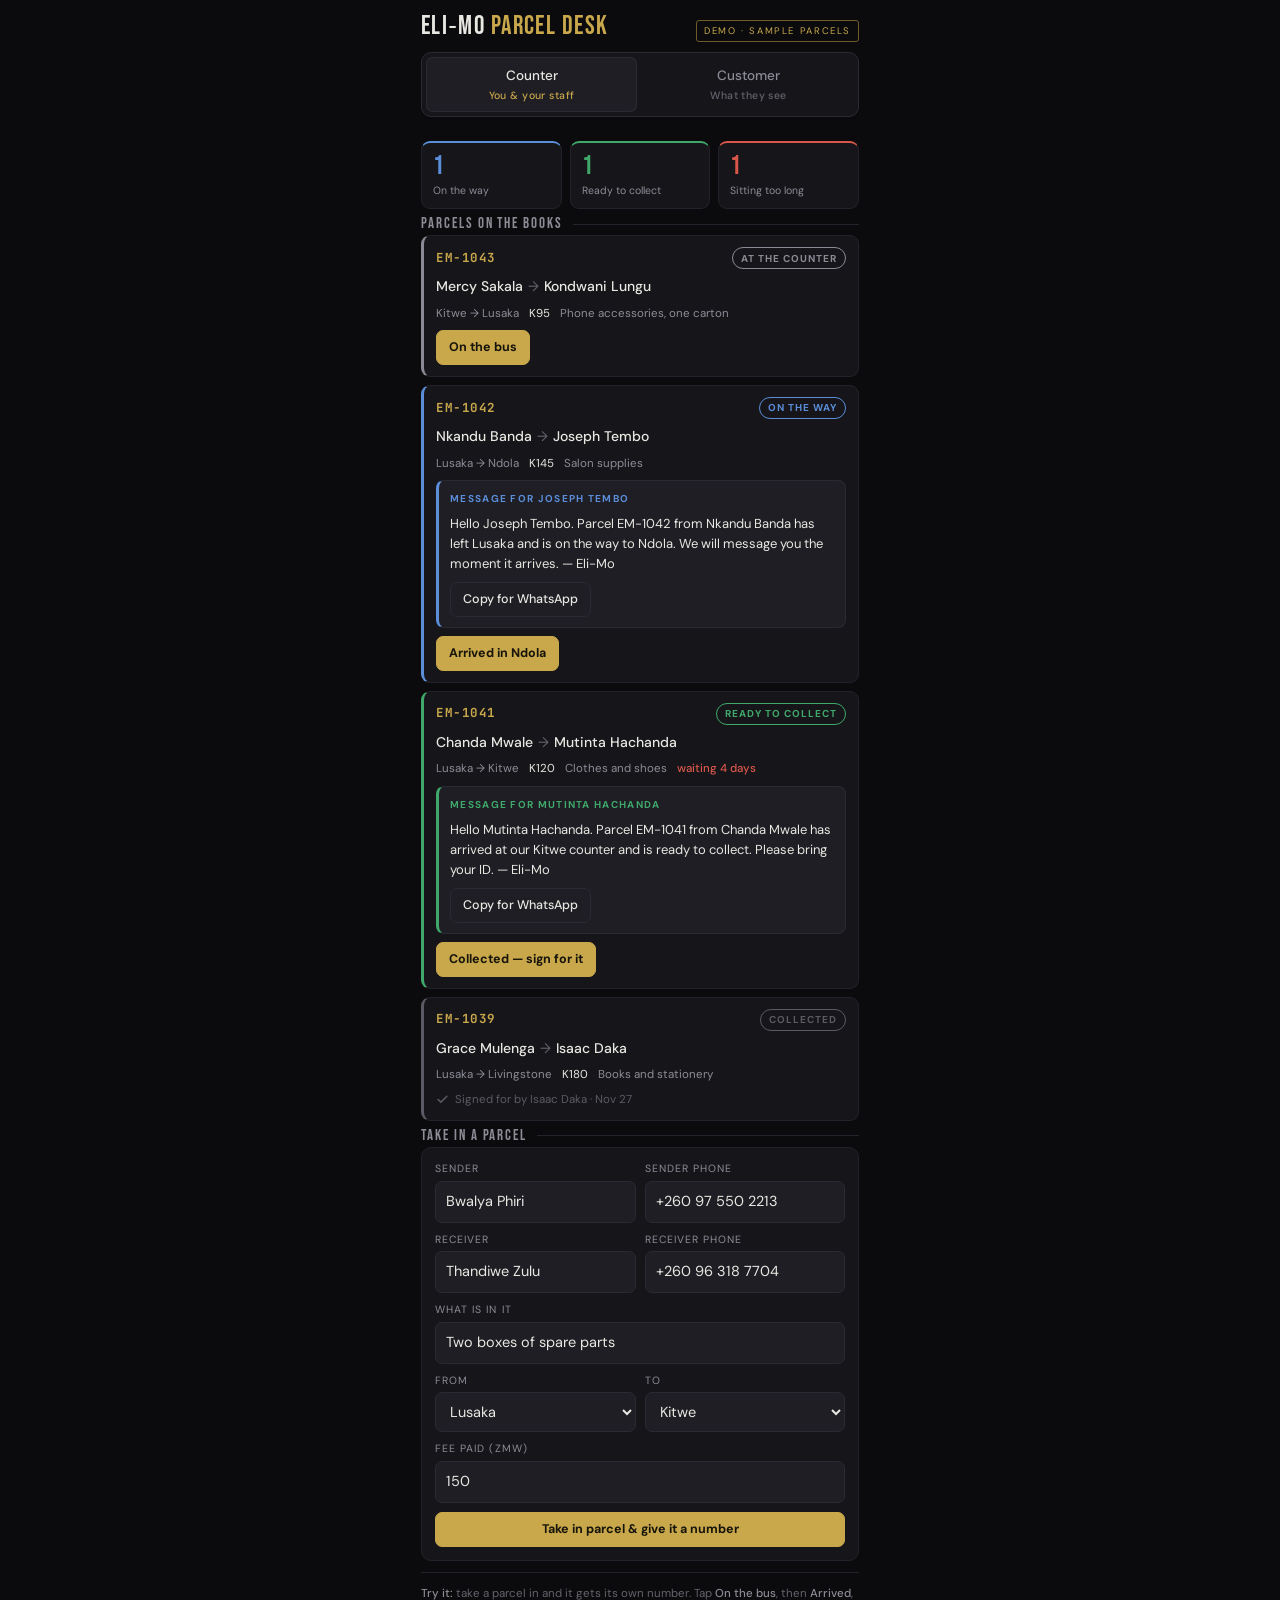
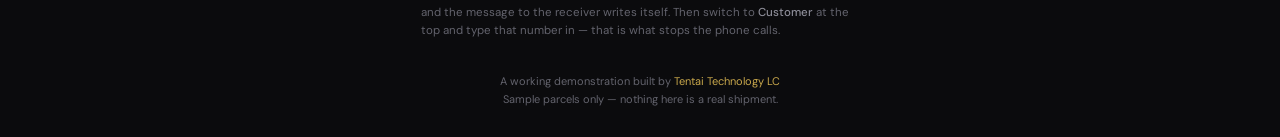
<file: docs/parcel/index.html>
<!doctype html>
<html lang="en">
<head>
<meta charset="utf-8">
<meta name="viewport" content="width=device-width, initial-scale=1, viewport-fit=cover">
<meta name="robots" content="noindex">
<meta name="description" content="A working demonstration of the Tentai parcel tracking system - take a parcel in at the counter, move it, and see what the customer sees.">
<meta property="og:type" content="website">
<meta property="og:url" content="https://tentaitech.com/parcel/">
<meta property="og:title" content="Eli-Mo Parcel Desk">
<meta property="og:description" content="A working demonstration - tap through a parcel from the counter to collection, then see what your customer sees.">
<link rel="icon" href="/icon-48.png">
<title>Eli-Mo Parcel Desk</title>
<link rel="stylesheet" href="https://fonts.googleapis.com/css2?family=Bebas+Neue&family=DM+Sans:opsz,wght@9..40,300;9..40,400;9..40,500;9..40,700&family=JetBrains+Mono:wght@500;700&display=swap">
<style>
  /* Deliberate single-theme design: this is Tentai's brand world (near-black + gold),
     and it sits beside a black/gold PDF the same client is reading. Every colour is
     painted explicitly so the page holds on either host ground. */
  :root {
    color-scheme: dark;
    --ink:      #0B0B0D;
    --panel:    #16161A;
    --raised:   #1E1E24;
    --line:     #2A2A32;
    --line-sub: #22222A;
    --text:     #E9E7E1;
    --dim:      #8C8C97;
    --dimmer:   #63636D;
    --gold:     #C9A84C;
    --gold-dim: #6E5C2B;
    /* status set, kept separate from the brand accent */
    --s-desk:   #8A8A95;
    --s-move:   #5B8DD9;
    --s-ready:  #3FA86A;
    --s-done:   #5A5A64;
    --s-late:   #D9564A;
    --shadow:   0 1px 0 rgba(255,255,255,0.03), 0 8px 24px rgba(0,0,0,0.5);
  }

  * { box-sizing: border-box; }

  html, body { height: 100%; }

  body {
    margin: 0;
    background: var(--ink);
    color: var(--text);
    font-family: 'DM Sans', system-ui, -apple-system, 'Segoe UI', sans-serif;
    font-size: 15px;
    line-height: 1.5;
    -webkit-font-smoothing: antialiased;
  }

  .wrap {
    max-width: 470px;
    margin: 0 auto;
    padding-inline: 16px;
    padding-block: 0 28px;
    display: flex;
    flex-direction: column;
    gap: 14px;
    min-height: 100%;
  }

  /* ---------- masthead ---------- */
  .top {
    position: sticky;
    top: env(safe-area-inset-top, 0px);
    z-index: 20;
    background: linear-gradient(var(--ink) 74%, rgba(11,11,13,0));
    padding-block: 14px 10px;
    display: flex;
    flex-direction: column;
    gap: 10px;
  }
  .brandrow { display: flex; align-items: baseline; justify-content: space-between; gap: 12px; }
  .brand {
    font-family: 'Bebas Neue', Impact, sans-serif;
    font-size: 26px;
    letter-spacing: 0.055em;
    line-height: 1;
    color: var(--text);
  }
  .brand em { font-style: normal; color: var(--gold); }
  .demotag {
    font-size: 9.5px;
    letter-spacing: 0.17em;
    text-transform: uppercase;
    color: var(--gold);
    border: 1px solid var(--gold-dim);
    border-radius: 3px;
    padding: 3px 7px;
    white-space: nowrap;
  }

  .modes { display: grid; grid-template-columns: 1fr 1fr; gap: 6px; background: var(--panel); border: 1px solid var(--line); border-radius: 10px; padding: 4px; }
  .modes button {
    font: inherit;
    font-weight: 500;
    font-size: 13.5px;
    color: var(--dim);
    background: transparent;
    border: 0;
    border-radius: 7px;
    padding: 9px 4px;
    cursor: pointer;
    transition: background .16s ease, color .16s ease;
  }
  .modes button .sub { display: block; font-size: 10.5px; color: var(--dimmer); letter-spacing: 0.04em; margin-top: 1px; }
  .modes button[aria-selected="true"] { background: var(--raised); color: var(--text); box-shadow: inset 0 0 0 1px var(--line); }
  .modes button[aria-selected="true"] .sub { color: var(--gold); }

  /* ---------- counts ---------- */
  .counts { display: grid; grid-template-columns: repeat(3, 1fr); gap: 8px; }
  .count {
    background: var(--panel);
    border: 1px solid var(--line-sub);
    border-radius: 9px;
    padding: 10px 11px;
    border-top: 2px solid var(--cc, var(--line));
  }
  .count b { display: block; font-family: 'Bebas Neue', Impact, sans-serif; font-size: 27px; line-height: 1; letter-spacing: 0.02em; font-weight: 400; font-variant-numeric: tabular-nums; }
  .count span { display: block; font-size: 10.5px; color: var(--dim); line-height: 1.3; margin-top: 4px; }

  /* ---------- section headings ---------- */
  h2 {
    font-family: 'Bebas Neue', Impact, sans-serif;
    font-weight: 400;
    font-size: 15px;
    letter-spacing: 0.13em;
    text-transform: uppercase;
    color: var(--dim);
    margin: 4px 0 0;
    display: flex;
    align-items: center;
    gap: 10px;
  }
  h2::after { content: ""; flex: 1; height: 1px; background: var(--line-sub); }

  /* ---------- parcel rows ---------- */
  .list { display: flex; flex-direction: column; gap: 8px; }

  .parcel {
    background: var(--panel);
    border: 1px solid var(--line-sub);
    border-left: 3px solid var(--sc, var(--line));
    border-radius: 9px;
    padding: 11px 12px;
    display: flex;
    flex-direction: column;
    gap: 8px;
  }
  .phead { display: flex; align-items: center; justify-content: space-between; gap: 10px; }
  .code {
    font-family: 'JetBrains Mono', ui-monospace, monospace;
    font-size: 12.5px;
    font-weight: 700;
    letter-spacing: 0.04em;
    color: var(--gold);
  }
  .pill {
    font-size: 10px;
    letter-spacing: 0.1em;
    text-transform: uppercase;
    font-weight: 700;
    color: var(--sc);
    border: 1px solid currentColor;
    border-radius: 20px;
    padding: 2.5px 8px;
    white-space: nowrap;
  }
  .route { font-size: 14px; line-height: 1.4; }
  .route b { font-weight: 500; }
  .route .arrow { color: var(--dimmer); padding: 0 5px; }
  .meta { font-size: 11.5px; color: var(--dim); display: flex; flex-wrap: wrap; gap: 4px 10px; }
  .meta .fee { color: var(--text); font-variant-numeric: tabular-nums; }
  .late { color: var(--s-late); font-weight: 500; }

  .acts { display: flex; flex-wrap: wrap; gap: 6px; }
  button.act {
    font: inherit;
    font-size: 12.5px;
    font-weight: 500;
    background: var(--raised);
    color: var(--text);
    border: 1px solid var(--line);
    border-radius: 7px;
    padding: 7px 12px;
    cursor: pointer;
    transition: border-color .15s ease, background .15s ease;
  }
  button.act:hover { border-color: var(--dimmer); }
  button.act.go { background: var(--gold); border-color: var(--gold); color: #17140A; font-weight: 700; }
  button.act.go:hover { background: #D8B85C; }
  button.act.ghost { background: transparent; color: var(--dim); }
  .doneline { font-size: 11.5px; color: var(--s-done); display: flex; align-items: center; gap: 6px; }
  .doneline svg { flex: none; }

  /* ---------- whatsapp draft ---------- */
  .draft {
    background: var(--raised);
    border: 1px solid var(--line);
    border-left: 3px solid var(--s-ready);
    border-radius: 8px;
    padding: 10px 11px;
    display: flex;
    flex-direction: column;
    gap: 8px;
  }
  .draft .lbl { font-size: 10px; letter-spacing: 0.13em; text-transform: uppercase; color: var(--s-ready); font-weight: 700; }
  .draft p { margin: 0; font-size: 13px; line-height: 1.55; color: var(--text); }

  /* ---------- form ---------- */
  form { display: flex; flex-direction: column; gap: 9px; }
  .field { display: flex; flex-direction: column; gap: 4px; }
  .field label { font-size: 10.5px; letter-spacing: 0.1em; text-transform: uppercase; color: var(--dim); }
  .row2 { display: grid; grid-template-columns: 1fr 1fr; gap: 9px; }
  input, select, textarea {
    font: inherit;
    font-size: 14.5px;
    background: var(--raised);
    color: var(--text);
    border: 1px solid var(--line);
    border-radius: 7px;
    padding: 9px 10px;
    width: 100%;
    min-width: 0;
  }
  input::placeholder { color: var(--dimmer); }
  :focus-visible { outline: 2px solid var(--gold); outline-offset: 2px; }

  .panel {
    background: var(--panel);
    border: 1px solid var(--line-sub);
    border-radius: 10px;
    padding: 13px;
    display: flex;
    flex-direction: column;
    gap: 11px;
  }

  /* ---------- customer view ---------- */
  .lookup { display: flex; gap: 8px; }
  .lookup input {
    font-family: 'JetBrains Mono', ui-monospace, monospace;
    font-weight: 700;
    letter-spacing: 0.08em;
    text-transform: uppercase;
  }
  .hint { font-size: 12px; color: var(--dim); }
  .hint b { color: var(--gold); font-family: 'JetBrains Mono', ui-monospace, monospace; font-weight: 700; font-size: 11.5px; cursor: pointer; }
  .hint b:hover { text-decoration: underline; }

  .track { display: flex; flex-direction: column; gap: 14px; }
  .trackhead { display: flex; flex-direction: column; gap: 3px; }
  .trackhead .big { font-family: 'Bebas Neue', Impact, sans-serif; font-size: 25px; letter-spacing: 0.03em; line-height: 1.05; }

  .tl { display: flex; flex-direction: column; margin: 0; padding: 0; list-style: none; }
  .tl li { display: grid; grid-template-columns: 22px 1fr; gap: 11px; padding-bottom: 15px; position: relative; }
  .tl li:last-child { padding-bottom: 0; }
  .tl li::before {
    content: ""; position: absolute; left: 10px; top: 17px; bottom: -1px; width: 2px;
    background: var(--line);
  }
  .tl li:last-child::before { display: none; }
  .dot { width: 22px; height: 22px; border-radius: 50%; border: 2px solid var(--line); background: var(--panel); display: flex; align-items: center; justify-content: center; z-index: 1; }
  .dot.on { border-color: var(--dc); background: var(--dc); }
  .dot.on svg { display: block; }
  .dot svg { display: none; }
  .tl .what { font-size: 14px; font-weight: 500; line-height: 1.3; }
  .tl .when { font-size: 11.5px; color: var(--dim); margin-top: 1px; }
  .tl li.pending .what { color: var(--dimmer); font-weight: 400; }

  .empty { font-size: 13.5px; color: var(--dim); text-align: center; padding: 22px 8px; line-height: 1.6; }

  /* ---------- signature ---------- */
  .sigwrap { display: flex; flex-direction: column; gap: 8px; }
  canvas.sig {
    width: 100%;
    height: 120px;
    background: var(--raised);
    border: 1px dashed var(--line);
    border-radius: 8px;
    touch-action: none;
    display: block;
  }

  .note {
    font-size: 11.5px;
    color: var(--dimmer);
    line-height: 1.6;
    border-top: 1px solid var(--line-sub);
    padding-top: 12px;
  }
  .note b { color: var(--dim); font-weight: 500; }

  footer { text-align: center; font-size: 11px; color: var(--dimmer); line-height: 1.7; padding-top: 6px; }
  footer span { color: var(--gold); }

  .toast {
    position: fixed;
    left: 50%;
    bottom: calc(18px + env(safe-area-inset-bottom, 0px));
    transform: translate(-50%, 12px);
    background: var(--raised);
    color: var(--text);
    border: 1px solid var(--line);
    border-radius: 24px;
    padding: 9px 18px;
    font-size: 13px;
    box-shadow: var(--shadow);
    opacity: 0;
    pointer-events: none;
    transition: opacity .2s ease, transform .2s ease;
    z-index: 50;
  }
  .toast.show { opacity: 1; transform: translate(-50%, 0); }

  @media (prefers-reduced-motion: reduce) {
    * { transition-duration: 0.01ms !important; animation-duration: 0.01ms !important; }
  }
</style>
<style>
  :root { padding-top: env(safe-area-inset-top, 0px); padding-bottom: env(safe-area-inset-bottom, 0px); }
  [hidden] { display: none !important; }
  img { max-width: 100%; }
</style>
</head>
<body>
<div class="wrap">

  <div class="top">
    <div class="brandrow">
      <div class="brand">ELI&#8209;MO <em>Parcel Desk</em></div>
      <div class="demotag">Demo &middot; sample parcels</div>
    </div>
    <div class="modes" role="tablist" aria-label="Choose view">
      <button id="tab-counter" role="tab" aria-selected="true" aria-controls="view-counter">Counter<span class="sub">You &amp; your staff</span></button>
      <button id="tab-customer" role="tab" aria-selected="false" aria-controls="view-customer">Customer<span class="sub">What they see</span></button>
    </div>
  </div>

  <!-- ============ COUNTER ============ -->
  <section id="view-counter" role="tabpanel" aria-labelledby="tab-counter">
    <div class="counts" id="counts"></div>

    <h2>Parcels on the books</h2>
    <div class="list" id="list"></div>

    <h2>Take in a parcel</h2>
    <div class="panel">
      <form id="newform">
        <div class="row2">
          <div class="field">
            <label for="f-from">Sender</label>
            <input id="f-from" name="from" value="Bwalya Phiri" autocomplete="off" required>
          </div>
          <div class="field">
            <label for="f-fromphone">Sender phone</label>
            <input id="f-fromphone" name="fromPhone" value="+260 97 550 2213" inputmode="tel" autocomplete="off">
          </div>
        </div>
        <div class="row2">
          <div class="field">
            <label for="f-to">Receiver</label>
            <input id="f-to" name="to" value="Thandiwe Zulu" autocomplete="off" required>
          </div>
          <div class="field">
            <label for="f-tophone">Receiver phone</label>
            <input id="f-tophone" name="toPhone" value="+260 96 318 7704" inputmode="tel" autocomplete="off">
          </div>
        </div>
        <div class="field">
          <label for="f-contents">What is in it</label>
          <input id="f-contents" name="contents" value="Two boxes of spare parts" autocomplete="off">
        </div>
        <div class="row2">
          <div class="field">
            <label for="f-origin">From</label>
            <select id="f-origin" name="origin">
              <option>Lusaka</option><option>Kitwe</option><option>Ndola</option><option>Livingstone</option>
            </select>
          </div>
          <div class="field">
            <label for="f-dest">To</label>
            <select id="f-dest" name="dest">
              <option>Kitwe</option><option>Ndola</option><option>Lusaka</option><option>Livingstone</option>
            </select>
          </div>
        </div>
        <div class="field">
          <label for="f-fee">Fee paid (ZMW)</label>
          <input id="f-fee" name="fee" value="150" inputmode="numeric">
        </div>
        <button type="submit" class="act go">Take in parcel &amp; give it a number</button>
      </form>
    </div>

    <p class="note"><b>Try it:</b> take a parcel in and it gets its own number. Tap <b>On the bus</b>, then
    <b>Arrived</b>, and the message to the receiver writes itself. Then switch to <b>Customer</b> at the top
    and type that number in &mdash; that is what stops the phone calls.</p>
  </section>

  <!-- ============ CUSTOMER ============ -->
  <section id="view-customer" role="tabpanel" aria-labelledby="tab-customer" hidden>
    <div class="panel">
      <div class="field">
        <label for="f-code">Enter your parcel number</label>
        <div class="lookup">
          <input id="f-code" placeholder="EM-1041" autocomplete="off" spellcheck="false">
          <button class="act go" id="lookupbtn" type="button">Check</button>
        </div>
      </div>
      <p class="hint" id="codehints"></p>
    </div>

    <div id="trackout"></div>

    <p class="note"><b>This is the page your customer opens.</b> No app to download, no account, no phone call &mdash;
    they type the number from their receipt and see exactly where their parcel is.</p>
  </section>

  <footer>
    <div>A working demonstration built by <span>Tentai Technology LC</span></div>
    <div>Sample parcels only &mdash; nothing here is a real shipment.</div>
  </footer>
</div>

<div class="toast" id="toast" role="status" aria-live="polite"></div>

<script>
(function () {
  "use strict";

  var STORE = "elimo.parcels.v1";
  var TOWNS_MIN = 1;

  var STATUS = {
    desk:      { label: "At the counter", colour: "var(--s-desk)",  verb: "Taken in at" },
    transit:   { label: "On the way",     colour: "var(--s-move)",  verb: "Left" },
    arrived:   { label: "Ready to collect", colour: "var(--s-ready)", verb: "Arrived in" },
    collected: { label: "Collected",      colour: "var(--s-done)",  verb: "Collected in" }
  };
  var ORDER = ["desk", "transit", "arrived", "collected"];

  var DAY = 86400000;
  function daysAgo(n) { return Date.now() - n * DAY; }

  function seed() {
    return [
      { code: "EM-1041", from: "Chanda Mwale", fromPhone: "+260 97 712 4408",
        to: "Mutinta Hachanda", toPhone: "+260 96 884 1190",
        contents: "Clothes and shoes", origin: "Lusaka", dest: "Kitwe", fee: 120,
        status: "arrived", signed: null,
        history: [
          { s: "desk",    t: daysAgo(5.2) },
          { s: "transit", t: daysAgo(4.9) },
          { s: "arrived", t: daysAgo(4.1) }
        ] },
      { code: "EM-1042", from: "Nkandu Banda", fromPhone: "+260 95 204 7761",
        to: "Joseph Tembo", toPhone: "+260 97 661 0032",
        contents: "Salon supplies", origin: "Lusaka", dest: "Ndola", fee: 145,
        status: "transit", signed: null,
        history: [
          { s: "desk",    t: daysAgo(1.4) },
          { s: "transit", t: daysAgo(0.9) }
        ] },
      { code: "EM-1043", from: "Mercy Sakala", fromPhone: "+260 96 441 9028",
        to: "Kondwani Lungu", toPhone: "+260 97 305 5514",
        contents: "Phone accessories, one carton", origin: "Kitwe", dest: "Lusaka", fee: 95,
        status: "desk", signed: null,
        history: [ { s: "desk", t: daysAgo(0.2) } ] },
      { code: "EM-1039", from: "Grace Mulenga", fromPhone: "+260 97 118 6620",
        to: "Isaac Daka", toPhone: "+260 96 772 4431",
        contents: "Books and stationery", origin: "Lusaka", dest: "Livingstone", fee: 180,
        status: "collected", signed: "Isaac Daka",
        history: [
          { s: "desk",      t: daysAgo(9.6) },
          { s: "transit",   t: daysAgo(9.1) },
          { s: "arrived",   t: daysAgo(8.2) },
          { s: "collected", t: daysAgo(7.5) }
        ] }
    ];
  }

  /* ---- storage, defensive on every touch ---- */
  function load() {
    try {
      var raw = window.localStorage.getItem(STORE);
      if (raw) {
        var p = JSON.parse(raw);
        if (Array.isArray(p) && p.length) return p;
      }
    } catch (e) { /* private window, blocked storage, thumbnailer */ }
    return seed();
  }
  function save() {
    try { window.localStorage.setItem(STORE, JSON.stringify(parcels)); } catch (e) {}
  }

  var parcels = load();
  var nextNum = 1044;
  parcels.forEach(function (p) {
    var n = parseInt(String(p.code).replace(/\D/g, ""), 10);
    if (n >= nextNum) nextNum = n + 1;
  });

  /* ---- helpers ---- */
  function el(tag, cls, text) {
    var n = document.createElement(tag);
    if (cls) n.className = cls;
    if (text != null) n.textContent = text;
    return n;
  }
  function when(ts) {
    var diff = Date.now() - ts;
    var d = Math.floor(diff / DAY);
    var h = Math.floor(diff / 3600000);
    if (h < 1) return "just now";
    if (h < 24) return h + (h === 1 ? " hour ago" : " hours ago");
    if (d === 1) return "yesterday";
    if (d < 7) return d + " days ago";
    return new Date(ts).toLocaleDateString(undefined, { day: "numeric", month: "short" });
  }
  function daysWaiting(p) {
    if (p.status !== "arrived") return 0;
    var h = p.history[p.history.length - 1];
    return Math.floor((Date.now() - h.t) / DAY);
  }
  function stampOf(p, s) {
    for (var i = 0; i < p.history.length; i++) if (p.history[i].s === s) return p.history[i].t;
    return null;
  }
  function toast(msg) {
    var t = document.getElementById("toast");
    t.textContent = msg;
    t.classList.add("show");
    clearTimeout(toast._t);
    toast._t = setTimeout(function () { t.classList.remove("show"); }, 2200);
  }
  function copy(text, okMsg) {
    var done = function () { toast(okMsg); };
    try {
      navigator.clipboard.writeText(text).then(done, function () { selectFallback(text); });
    } catch (e) { selectFallback(text); }
  }
  function selectFallback(text) {
    var ta = el("textarea");
    ta.value = text;
    ta.style.cssText = "position:fixed;top:-1000px;left:0;opacity:0";
    document.body.appendChild(ta);
    ta.select();
    toast("Select the text and copy it");
    setTimeout(function () { ta.remove(); }, 40);
  }

  function messageFor(p) {
    if (p.status === "transit") {
      return "Hello " + p.to + ". Parcel " + p.code + " from " + p.from +
        " has left " + p.origin + " and is on the way to " + p.dest +
        ". We will message you the moment it arrives. — Eli-Mo";
    }
    if (p.status === "arrived") {
      return "Hello " + p.to + ". Parcel " + p.code + " from " + p.from +
        " has arrived at our " + p.dest + " counter and is ready to collect. " +
        "Please bring your ID. — Eli-Mo";
    }
    return "Hello " + p.to + ". A parcel " + p.code + " is coming to you from " + p.from +
      ". We will tell you when it arrives. — Eli-Mo";
  }

  /* ---- counter: summary ---- */
  function renderCounts() {
    var moving = 0, ready = 0, late = 0;
    parcels.forEach(function (p) {
      if (p.status === "transit") moving++;
      if (p.status === "arrived") { ready++; if (daysWaiting(p) >= 3) late++; }
    });
    var host = document.getElementById("counts");
    host.textContent = "";
    [
      { n: moving, l: "On the way", c: "var(--s-move)" },
      { n: ready,  l: "Ready to collect", c: "var(--s-ready)" },
      { n: late,   l: "Sitting too long", c: late ? "var(--s-late)" : "var(--line)" }
    ].forEach(function (c) {
      var box = el("div", "count");
      box.style.setProperty("--cc", c.c);
      var b = el("b", null, String(c.n));
      b.style.color = c.n || c.l !== "Sitting too long" ? c.c : "var(--dimmer)";
      box.appendChild(b);
      box.appendChild(el("span", null, c.l));
      host.appendChild(box);
    });
  }

  /* ---- counter: one parcel ---- */
  function renderParcel(p) {
    var st = STATUS[p.status];
    var card = el("div", "parcel");
    card.style.setProperty("--sc", st.colour);

    var head = el("div", "phead");
    head.appendChild(el("div", "code", p.code));
    var pill = el("div", "pill", st.label);
    head.appendChild(pill);
    card.appendChild(head);

    var route = el("div", "route");
    var b1 = el("b", null, p.from);
    var ar = el("span", "arrow", "→");
    var b2 = el("b", null, p.to);
    route.appendChild(b1); route.appendChild(ar); route.appendChild(b2);
    card.appendChild(route);

    var meta = el("div", "meta");
    meta.appendChild(el("span", null, p.origin + " → " + p.dest));
    meta.appendChild(el("span", "fee", "K" + p.fee));
    meta.appendChild(el("span", null, p.contents));
    var w = daysWaiting(p);
    if (w >= 3) meta.appendChild(el("span", "late", "waiting " + w + " days"));
    card.appendChild(meta);

    if (p.status === "collected") {
      var dl = el("div", "doneline");
      dl.innerHTML = '<svg width="13" height="13" viewBox="0 0 24 24" fill="none" stroke="currentColor" stroke-width="3" stroke-linecap="round" stroke-linejoin="round"><polyline points="20 6 9 17 4 12"/></svg>';
      dl.appendChild(el("span", null, "Signed for by " + (p.signed || p.to) + " · " + when(stampOf(p, "collected"))));
      card.appendChild(dl);
      return card;
    }

    /* message draft, shown once the parcel is actually moving */
    if (p.status === "transit" || p.status === "arrived") {
      var d = el("div", "draft");
      d.style.borderLeftColor = st.colour;
      var lbl = el("div", "lbl", "Message for " + p.to);
      lbl.style.color = st.colour;
      d.appendChild(lbl);
      d.appendChild(el("p", null, messageFor(p)));
      var cbtn = el("button", "act", "Copy for WhatsApp");
      cbtn.type = "button";
      cbtn.addEventListener("click", function () { copy(messageFor(p), "Message copied — paste it to " + p.toPhone); });
      var wrapb = el("div", "acts");
      wrapb.appendChild(cbtn);
      d.appendChild(wrapb);
      card.appendChild(d);
    }

    var acts = el("div", "acts");
    if (p.status === "desk") {
      acts.appendChild(actionBtn("On the bus", "go", function () { advance(p, "transit"); }));
    } else if (p.status === "transit") {
      acts.appendChild(actionBtn("Arrived in " + p.dest, "go", function () { advance(p, "arrived"); }));
    } else if (p.status === "arrived") {
      acts.appendChild(actionBtn("Collected — sign for it", "go", function () { openSign(p, card); }));
    }
    card.appendChild(acts);
    return card;
  }

  function actionBtn(label, cls, fn) {
    var b = el("button", "act " + (cls || ""), label);
    b.type = "button";
    b.addEventListener("click", fn);
    return b;
  }

  function advance(p, to) {
    p.status = to;
    p.history.push({ s: to, t: Date.now() });
    save();
    render();
    toast(to === "transit" ? p.code + " is on the way" : p.code + " has arrived in " + p.dest);
  }

  /* ---- signature ---- */
  function openSign(p, card) {
    if (card.querySelector(".sigwrap")) return;
    var box = el("div", "sigwrap");
    var lab = el("div", "meta");
    lab.appendChild(el("span", null, "Ask " + p.to + " to sign below — this is your proof."));
    box.appendChild(lab);

    var cv = el("canvas", "sig");
    box.appendChild(cv);

    var row = el("div", "acts");
    row.appendChild(actionBtn("Save signature", "go", function () {
      p.status = "collected";
      p.signed = p.to;
      p.history.push({ s: "collected", t: Date.now() });
      save();
      render();
      toast("Signed for by " + p.to);
    }));
    row.appendChild(actionBtn("Clear", "ghost", function () { clearPad(); }));
    box.appendChild(row);
    card.appendChild(box);

    var ctx, drawing = false;
    function fit() {
      var r = cv.getBoundingClientRect();
      var dpr = window.devicePixelRatio || 1;
      cv.width = Math.max(1, Math.round(r.width * dpr));
      cv.height = Math.max(1, Math.round(r.height * dpr));
      ctx = cv.getContext("2d");
      ctx.scale(dpr, dpr);
      ctx.lineWidth = 2;
      ctx.lineCap = "round";
      ctx.lineJoin = "round";
      ctx.strokeStyle = "#E9E7E1";
    }
    function clearPad() { if (ctx) ctx.clearRect(0, 0, cv.width, cv.height); }
    function pt(e) {
      var r = cv.getBoundingClientRect();
      return { x: e.clientX - r.left, y: e.clientY - r.top };
    }
    fit();
    cv.addEventListener("pointerdown", function (e) {
      drawing = true;
      cv.setPointerCapture(e.pointerId);
      var q = pt(e);
      ctx.beginPath();
      ctx.moveTo(q.x, q.y);
      e.preventDefault();
    });
    cv.addEventListener("pointermove", function (e) {
      if (!drawing) return;
      var q = pt(e);
      ctx.lineTo(q.x, q.y);
      ctx.stroke();
      e.preventDefault();
    });
    cv.addEventListener("pointerup", function () { drawing = false; });
    cv.addEventListener("pointerleave", function () { drawing = false; });
  }

  /* ---- customer view ---- */
  function renderTrack(code) {
    var out = document.getElementById("trackout");
    out.textContent = "";
    var p = null;
    var want = String(code || "").trim().toUpperCase();
    for (var i = 0; i < parcels.length; i++) {
      if (parcels[i].code.toUpperCase() === want) { p = parcels[i]; break; }
    }
    if (!want) return;
    if (!p) {
      var e = el("div", "panel");
      e.appendChild(el("div", "empty", "We have no parcel with the number " + want + ". Check the number on your receipt."));
      out.appendChild(e);
      return;
    }

    var panel = el("div", "panel");
    var tr = el("div", "track");

    var head = el("div", "trackhead");
    head.appendChild(el("div", "code", p.code));
    head.appendChild(el("div", "big", STATUS[p.status].label));
    var sub = el("div", "meta");
    sub.appendChild(el("span", null, "From " + p.from));
    sub.appendChild(el("span", null, p.origin + " → " + p.dest));
    head.appendChild(sub);
    tr.appendChild(head);

    var ul = el("ul", "tl");
    ORDER.forEach(function (s) {
      var ts = stampOf(p, s);
      var li = el("li", ts ? null : "pending");
      var dot = el("div", "dot" + (ts ? " on" : ""));
      dot.style.setProperty("--dc", STATUS[s].colour);
      dot.innerHTML = '<svg width="11" height="11" viewBox="0 0 24 24" fill="none" stroke="#0B0B0D" stroke-width="4" stroke-linecap="round" stroke-linejoin="round"><polyline points="20 6 9 17 4 12"/></svg>';
      li.appendChild(dot);
      var body = el("div");
      var town = (s === "desk" || s === "transit") ? p.origin : p.dest;
      body.appendChild(el("div", "what", STATUS[s].verb + " " + town));
      body.appendChild(el("div", "when", ts ? when(ts) : "not yet"));
      li.appendChild(body);
      ul.appendChild(li);
    });
    tr.appendChild(ul);

    if (p.status === "arrived") {
      var cta = el("div", "draft");
      cta.appendChild(el("div", "lbl", "Ready for you"));
      cta.appendChild(el("p", null, "Collect it at the Eli-Mo counter in " + p.dest + ". Bring your ID and this number."));
      tr.appendChild(cta);
    }
    if (p.status === "collected") {
      var dn = el("div", "doneline");
      dn.appendChild(el("span", null, "Signed for by " + (p.signed || p.to) + " · " + when(stampOf(p, "collected"))));
      tr.appendChild(dn);
    }

    panel.appendChild(tr);
    out.appendChild(panel);
  }

  function renderHints() {
    var host = document.getElementById("codehints");
    host.textContent = "Try ";
    parcels.slice(0, 3).forEach(function (p, i) {
      if (i) host.appendChild(document.createTextNode(i === 2 ? " or " : ", "));
      var b = el("b", null, p.code);
      b.setAttribute("role", "button");
      b.setAttribute("tabindex", "0");
      b.addEventListener("click", function () {
        document.getElementById("f-code").value = p.code;
        renderTrack(p.code);
      });
      b.addEventListener("keydown", function (ev) {
        if (ev.key === "Enter" || ev.key === " ") { ev.preventDefault(); b.click(); }
      });
      host.appendChild(b);
    });
  }

  /* ---- render everything ---- */
  function render() {
    renderCounts();
    var list = document.getElementById("list");
    list.textContent = "";
    var sorted = parcels.slice().sort(function (a, b) {
      return ORDER.indexOf(a.status) - ORDER.indexOf(b.status);
    });
    sorted.forEach(function (p) { list.appendChild(renderParcel(p)); });
    renderHints();
    var cur = document.getElementById("f-code").value;
    if (cur) renderTrack(cur);
  }

  /* ---- tabs ---- */
  var tabC = document.getElementById("tab-counter");
  var tabU = document.getElementById("tab-customer");
  function show(which) {
    var counter = which === "counter";
    tabC.setAttribute("aria-selected", counter ? "true" : "false");
    tabU.setAttribute("aria-selected", counter ? "false" : "true");
    document.getElementById("view-counter").hidden = !counter;
    document.getElementById("view-customer").hidden = counter;
    window.scrollTo({ top: 0, behavior: "auto" });
  }
  tabC.addEventListener("click", function () { show("counter"); });
  tabU.addEventListener("click", function () { show("customer"); });

  /* ---- new parcel ---- */
  document.getElementById("newform").addEventListener("submit", function (ev) {
    ev.preventDefault();
    var f = ev.target;
    var origin = f.origin.value, dest = f.dest.value;
    if (origin === dest) { toast("A parcel cannot go from " + origin + " to " + origin); return; }
    var code = "EM-" + (nextNum++);
    parcels.unshift({
      code: code,
      from: f.from.value.trim() || "Sender",
      fromPhone: f.fromPhone.value.trim(),
      to: f.to.value.trim() || "Receiver",
      toPhone: f.toPhone.value.trim(),
      contents: f.contents.value.trim() || "Parcel",
      origin: origin, dest: dest,
      fee: parseInt(f.fee.value, 10) || 0,
      status: "desk", signed: null,
      history: [{ s: "desk", t: Date.now() }]
    });
    save();
    render();
    toast("Taken in as " + code);
    document.getElementById("list").scrollIntoView({ behavior: "smooth", block: "start" });
  });

  document.getElementById("lookupbtn").addEventListener("click", function () {
    renderTrack(document.getElementById("f-code").value);
  });
  document.getElementById("f-code").addEventListener("keydown", function (ev) {
    if (ev.key === "Enter") { ev.preventDefault(); renderTrack(ev.target.value); }
  });

  render();
  document.getElementById("f-code").value = "EM-1041";
  renderTrack("EM-1041");
})();
</script>
</body>
</html>
</file>
